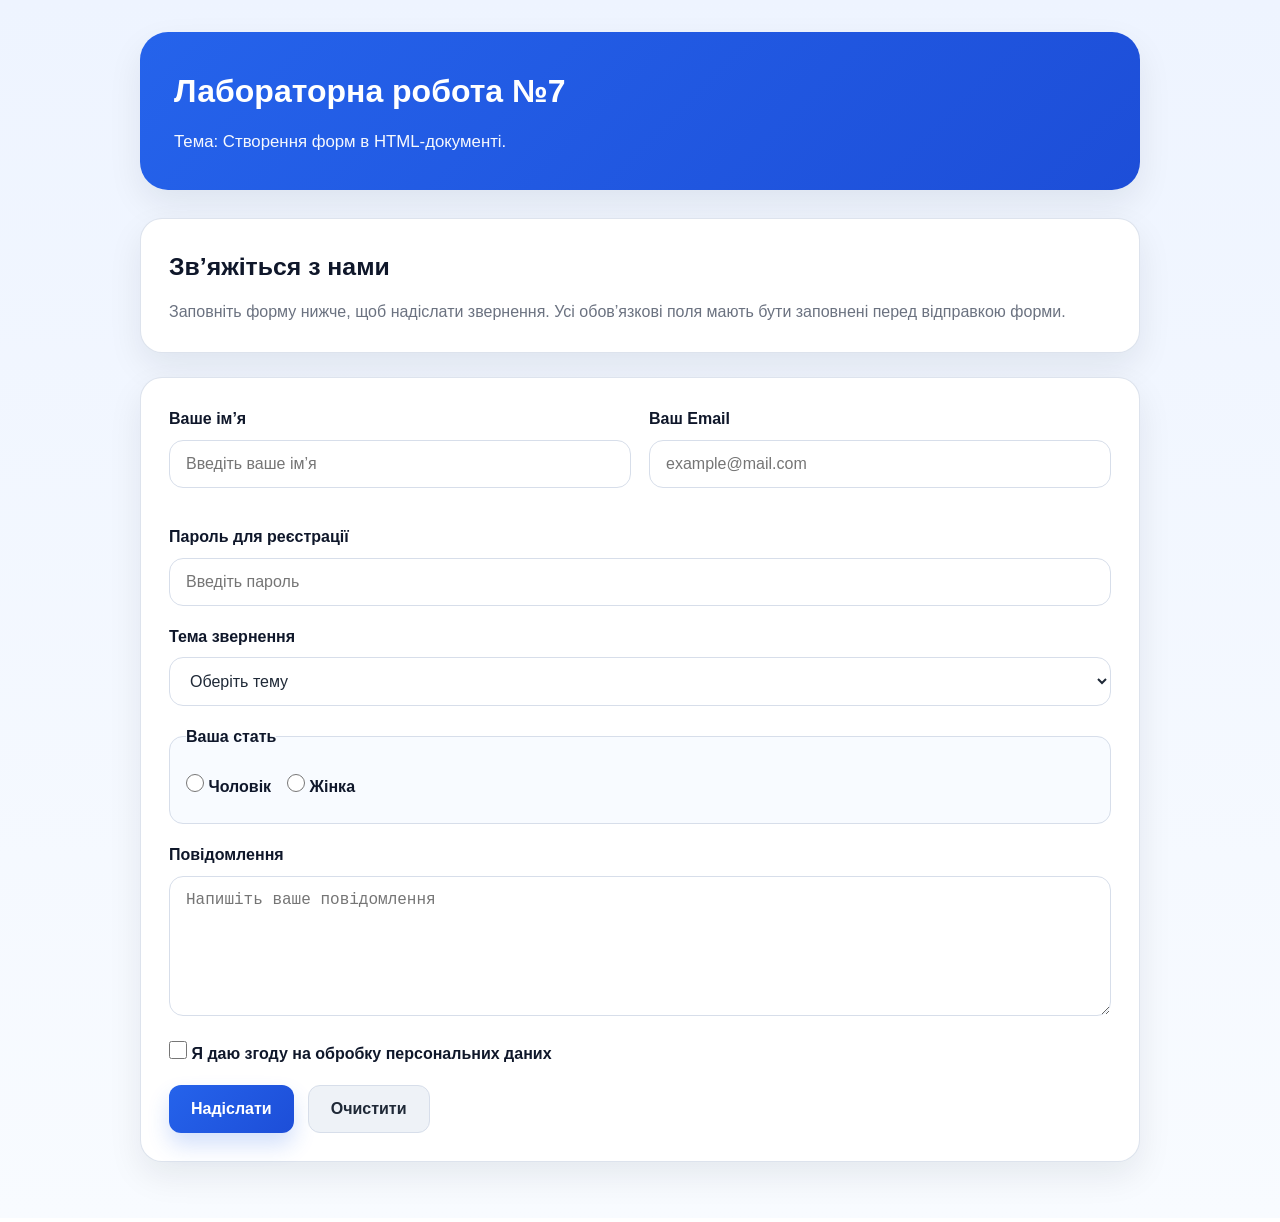
<file: index.html>
<!DOCTYPE html>
<html lang="uk">
<head>
    <meta charset="UTF-8">
    <meta name="viewport" content="width=device-width, initial-scale=1.0">
    <title>Лабораторна робота №7 </title>
    <link rel="stylesheet" href="css/style.css">
</head>
<body>
<div class="page">
    <header class="hero">
        <h1>Лабораторна робота №7</h1>
        <p>
            Тема: Створення форм в HTML-документі.
        </p>
    </header>

    <main>
        <section class="card intro-card">
            <h2>Зв’яжіться з нами</h2>
            <p class="section-description">
                Заповніть форму нижче, щоб надіслати звернення. Усі обов’язкові поля мають бути
                заповнені перед відправкою форми.
            </p>
        </section>

        <section class="card form-card">
            <form action="#" method="POST" class="contact-form">
                <div class="form-grid">
                    <div class="form-group">
                        <label for="username">Ваше ім’я</label>
                        <input
                                type="text"
                                id="username"
                                name="username"
                                placeholder="Введіть ваше ім’я"
                                autocomplete="name"
                                required
                        >
                    </div>

                    <div class="form-group">
                        <label for="useremail">Ваш Email</label>
                        <input
                                type="email"
                                id="useremail"
                                name="useremail"
                                placeholder="example@mail.com"
                                autocomplete="email"
                                required
                        >
                    </div>
                </div>

                <div class="form-group">
                    <label for="userpass">Пароль для реєстрації</label>
                    <input
                            type="password"
                            id="userpass"
                            name="password"
                            placeholder="Введіть пароль"
                            autocomplete="new-password"
                    >
                </div>

                <div class="form-group">
                    <label for="topic">Тема звернення</label>
                    <select id="topic" name="topic" required>
                        <option value="">Оберіть тему</option>
                        <option value="support">Техпідтримка</option>
                        <option value="sales">Відділ продажів</option>
                        <option value="other">Інше</option>
                    </select>
                </div>

                <fieldset class="form-group radio-group">
                    <legend>Ваша стать</legend>
                    <div class="options-row">
                        <label class="option-item" for="male">
                            <input type="radio" id="male" name="gender" value="male">
                            <span>Чоловік</span>
                        </label>

                        <label class="option-item" for="female">
                            <input type="radio" id="female" name="gender" value="female">
                            <span>Жінка</span>
                        </label>
                    </div>
                </fieldset>

                <div class="form-group">
                    <label for="message">Повідомлення</label>
                    <textarea
                            id="message"
                            name="message"
                            rows="6"
                            placeholder="Напишіть ваше повідомлення"
                            required
                    ></textarea>
                </div>

                <div class="form-group checkbox-group">
                    <label class="checkbox-label" for="agree">
                        <input type="checkbox" id="agree" name="agree" required>
                        <span>Я даю згоду на обробку персональних даних</span>
                    </label>
                </div>

                <div class="button-row">
                    <button type="submit" class="btn btn-primary">Надіслати</button>
                    <button type="reset" class="btn btn-secondary">Очистити</button>
                </div>
            </form>
        </section>
    </main>
</div>
</body>
</html>
</file>
<file: css/style.css>
* {
    box-sizing: border-box;
    margin: 0;
    padding: 0;
}

:root {
    --bg: #f4f7fb;
    --surface: #ffffff;
    --surface-soft: #f8fbff;
    --text: #1f2937;
    --muted: #6b7280;
    --border: #d7deea;
    --accent: #2563eb;
    --accent-dark: #1d4ed8;
    --accent-soft: #eaf1ff;
    --shadow: 0 14px 34px rgba(15, 23, 42, 0.08);
    --radius-lg: 22px;
    --radius-md: 14px;
    --transition: 0.2s ease;
}

body {
    font-family: Arial, Helvetica, sans-serif;
    background: linear-gradient(180deg, #eef4ff 0%, #f8fbff 100%);
    color: var(--text);
    line-height: 1.6;
    padding: 32px 16px;
}

.page {
    max-width: 1000px;
    margin: 0 auto;
}

.hero {
    background: linear-gradient(135deg, var(--accent), var(--accent-dark));
    color: #ffffff;
    border-radius: 28px;
    padding: 34px;
    box-shadow: var(--shadow);
    margin-bottom: 28px;
}

.hero h1 {
    font-size: 2rem;
    margin-bottom: 12px;
}

.hero p {
    font-size: 1.05rem;
    max-width: 860px;
    opacity: 0.96;
}

.card {
    background: var(--surface);
    border-radius: var(--radius-lg);
    box-shadow: var(--shadow);
    padding: 28px;
    margin-bottom: 24px;
    border: 1px solid rgba(215, 222, 234, 0.85);
}

.card h2 {
    font-size: 1.55rem;
    margin-bottom: 12px;
    color: #0f172a;
}

.section-description {
    color: var(--muted);
}

.contact-form {
    width: 100%;
}

.form-grid {
    display: grid;
    grid-template-columns: repeat(2, minmax(0, 1fr));
    gap: 18px;
    margin-bottom: 18px;
}

.form-group {
    margin-bottom: 18px;
}

.form-group label,
.form-group legend {
    display: block;
    font-weight: 700;
    margin-bottom: 8px;
    color: #0f172a;
}

input[type="text"],
input[type="email"],
input[type="password"],
select,
textarea {
    width: 100%;
    padding: 14px 16px;
    border: 1px solid var(--border);
    border-radius: var(--radius-md);
    background-color: #ffffff;
    color: var(--text);
    font-size: 1rem;
    outline: none;
    transition: border-color var(--transition), box-shadow var(--transition), background-color var(--transition);
}

input[type="text"]:focus,
input[type="email"]:focus,
input[type="password"]:focus,
select:focus,
textarea:focus {
    border-color: var(--accent);
    box-shadow: 0 0 0 4px rgba(37, 99, 235, 0.12);
    background-color: #fcfdff;
}

textarea {
    resize: vertical;
    min-height: 140px;
}

.radio-group {
    border: 1px solid var(--border);
    border-radius: var(--radius-md);
    padding: 16px;
    background-color: var(--surface-soft);
}

.options-row {
    display: flex;
    flex-wrap: wrap;
    gap: 16px;
}

.option-item,
.checkbox-label {
    display: inline-flex;
    align-items: center;
    gap: 10px;
    cursor: pointer;
    font-weight: 400;
    color: var(--text);
}

.option-item input,
.checkbox-label input {
    width: 18px;
    height: 18px;
    accent-color: var(--accent);
}

.checkbox-group {
    margin-top: 4px;
}

.button-row {
    display: flex;
    flex-wrap: wrap;
    gap: 14px;
    margin-top: 8px;
}

.btn {
    border: none;
    border-radius: 12px;
    padding: 14px 22px;
    font-size: 1rem;
    font-weight: 700;
    cursor: pointer;
    transition: transform var(--transition), box-shadow var(--transition), opacity var(--transition);
}

.btn:hover {
    transform: translateY(-1px);
}

.btn-primary {
    background: linear-gradient(135deg, var(--accent), var(--accent-dark));
    color: #ffffff;
    box-shadow: 0 12px 22px rgba(37, 99, 235, 0.2);
}

.btn-secondary {
    background-color: #eef2f7;
    color: #1f2937;
    border: 1px solid var(--border);
}

.info-card p {
    color: #374151;
}

@media (max-width: 768px) {
    body {
        padding: 20px 12px;
    }

    .hero {
        padding: 24px;
    }

    .hero h1 {
        font-size: 1.65rem;
    }

    .card {
        padding: 20px;
    }

    .form-grid {
        grid-template-columns: 1fr;
    }

    .button-row {
        flex-direction: column;
    }

    .btn {
        width: 100%;
    }
}
</file>
